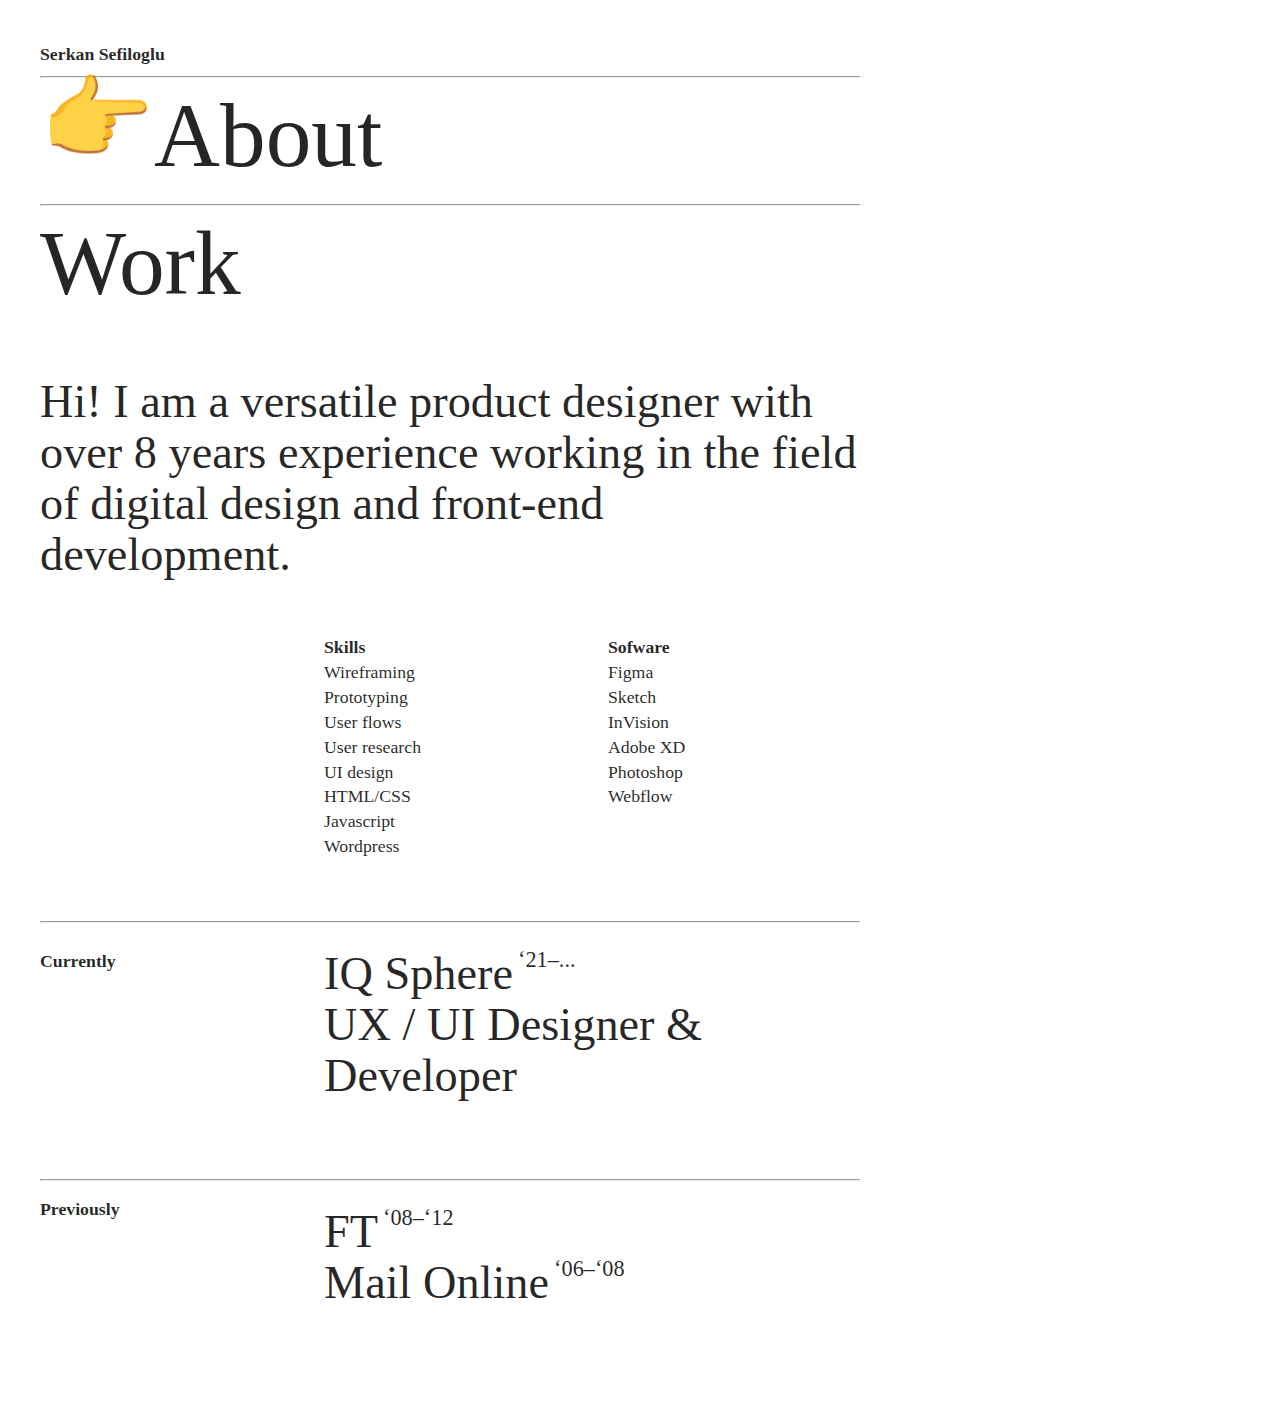
<file: index.html>
<!DOCTYPE html>
<html>
<head>
   <meta name="robots" content="noindex" />
     <link rel="stylesheet" href="styles.css">
     <link rel="shortcut icon" href="#" />
     <title>Serkan Sefiloglu | Work </title>
     <!-- Global site tag (gtag.js) - Google Analytics -->
<script async src="https://www.googletagmanager.com/gtag/js?id=G-9J8NJE9R69"></script>
<script>
  window.dataLayer = window.dataLayer || [];
  function gtag(){dataLayer.push(arguments);}
  gtag('js', new Date());

  gtag('config', 'G-9J8NJE9R69');
</script>
</head>
<body>
<style>

</style>
<div style="width: 100%">
<div class="wrapper" class="page container container_width">

      <div class="page_content clearfix">
         <div grid-row="" grid-pad="2" grid-gutter="4">
            <div class="nav" grid-col="x12" grid-pad="2">
               <a href="About" rel="history"></a><small><b><a href="https://serkanesque.github.io/portfolio/">Serkan Sefiloglu</a></b></small>
               <hr>
               <h1><a class="current" href="https://serkanesque.github.io/portfolio/" rel="history"><span style="margin-top: -16px;">&#128073;</span> About</a></h1>
               <hr>
               <h1><a href="https://serkanesque.github.io/portfolio/work">Work</a></h1>
              
            </div>
         </div>
         <br>
         <br>
         <br>
         <h2>Hi! I am a versatile product designer with over 8 years experience working in the field of digital design and front-end development. <br></h2>
         <br><br><br>
  <div grid-row="" grid-pad="2" grid-gutter="4">
   <div grid-col="x10" grid-pad="2"></div>
   <div grid-col="x10" grid-pad="2"><small><b>Skills<br>
   </b>Wireframing<br>
   Prototyping <br>
   User flows<br>
   User research<br>
   UI design <br>
   HTML/CSS<br>
   Javascript<br>
   Wordpress<br />
</small><br><br>

</div>
   <div grid-col="x10" grid-pad="2" class="">
<small><b>Sofware</b><br>
   Figma<br>
   Sketch<br>
   InVision <br>
   Adobe XD <br>
   Photoshop<br>
   Webflow<br>
</small><br>

</div></div>
      <br><br>
         <hr>

         <div grid-row="" grid-pad="2" grid-gutter="4">
            <div grid-col="4" grid-pad="2"><br><small><b>Currently</b></small></div>
            <div grid-col="8" grid-pad="2" class="">
             <br> <h2>IQ Sphere<sup>‘21–...</sup><br>
                  UX / UI Designer & <br>Developer<br><br>
               </h2>
            </div>
         </div>
         <br>
         <sup></sup>
         <hr>
         <div grid-row="" grid-pad="2" grid-gutter="4">
            <div grid-col="4" grid-pad="2"><small><b>Previously</b></small><sup></sup></div>
            <div grid-col="8" grid-pad="2" class=""><br>
               <h2>FT<sup>‘08–‘12</sup><br>
                  Mail Online<sup>‘06–‘08</sup><br><br>
                
               </h2>
    
            </div>
         </div>
         <br>
      
   
      </div>

</div>

</div>

   </body>
</html>
</file>
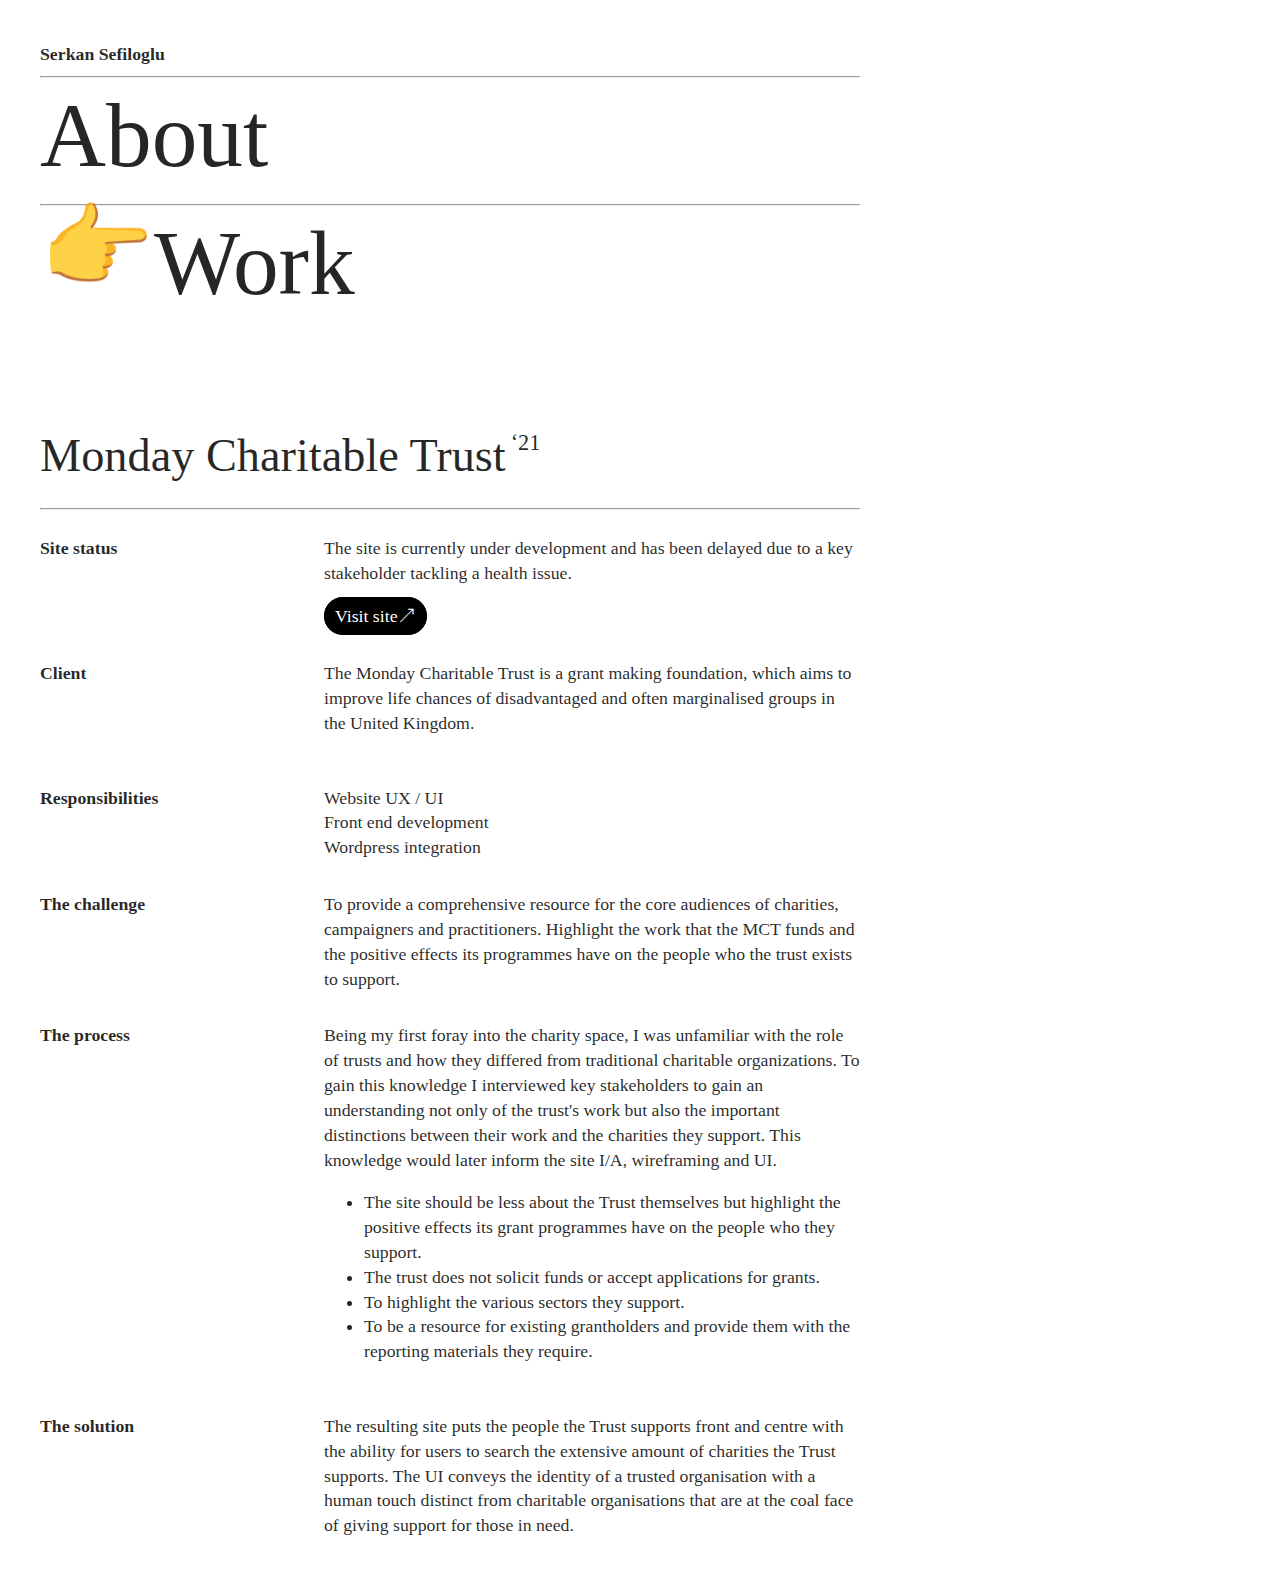
<file: work/mct/index.html>
<!DOCTYPE html>
<html>
<head>
	<meta name="robots" content="noindex" />
	<link rel="shortcut icon" href="#" />
	  <link rel="stylesheet" href="https://serkanesque.github.io/portfolio/styles.css">
</head>

<body>
<style>




</style>
<div style="width: 100%">
<div class="wrapper" class="page container container_width">
      <div class="page_content clearfix">
         <div grid-row="" grid-pad="2" grid-gutter="4">
        <div class="nav" grid-col="x12" grid-pad="2">
               <a href="https://serkanesque.github.io/portfolio/"></a><small><b><a href="https://serkanesque.github.io/portfolio/">Serkan Sefiloglu</a>  </b></small>
               <hr>
               <h1><a href="https://serkanesque.github.io/portfolio/"> About</a></h1>
               <hr>
               <h1><a href="https://serkanesque.github.io/portfolio/work"><span style="margin-top: -16px;">&#128073;</span>Work</a></h1>               
            </div>
         </div>
         <br>
         <br>
         <br>
        
         <br><br><br>
         <h2>Monday Charitable Trust<sup>‘21</sup></h2>
        <br><hr><br>

<div grid-row="" grid-pad="2" grid-gutter="4">
<div grid-col="x10" grid-pad="2">
	<small><b>Site status</b></small>
</div>
<div grid-col="8" grid-pad="2" class="">
	<small>The site is currently under development and has been delayed due to a key stakeholder tackling a health issue. </small><br><br>
<small><a class="button" href="http://mondaycharity.org.uk/wp" target="_blank">Visit site<span>&#129109;</span></a></small>
</div>
<div grid-col="x10" grid-pad="2">
	<small><b>Client</b></small>
</div>
<div grid-col="8" grid-pad="2" class="">
	<small>The Monday Charitable Trust is a grant making foundation, which aims to improve life chances of disadvantaged and often marginalised groups in the United Kingdom.</small><br><br>
</div>

<div grid-col="x10" grid-pad="2">
	<small><b>Responsibilities</b></small>
</div>
<div grid-col="8" grid-pad="2" class="">
	<small>Website UX / UI<br>
			Front end development<br>
			Wordpress integration
	</small>
</div>

<div grid-col="x10" grid-pad="2">
	<small><b>The challenge</b></small>
</div>
<div grid-col="8" grid-pad="2" class="">
	<small>To provide a comprehensive resource for the core audiences of charities, campaigners and practitioners. 
Highlight the work that the MCT funds and the positive effects its programmes have on the people who the trust exists to support.
	</small>
</div>

<div grid-col="x10" grid-pad="2">
	<small><b>The process</b></small>
</div>
<div grid-col="8" grid-pad="2" class="">
	<small>Being my first foray into the charity space, I was unfamiliar with the role of trusts and how they differed from traditional charitable organizations. To gain this knowledge I interviewed key stakeholders to gain an understanding not only of the trust's work but also the important distinctions between their work and the charities they support. This knowledge would later inform the site I/A, wireframing and UI. 	
	<ul>
	<li>The site should be less about the Trust themselves but highlight the positive effects its grant programmes have on the people who they support.</li>
	<li>The trust does not solicit funds or accept applications for grants.</li>
	<li>To highlight the various sectors they support.</li>
	<li>To be a resource for existing grantholders and provide them with the reporting materials they require.</li>
</ul>
	</small>
</div>

<div grid-col="x10" grid-pad="2">
	<small><b>The solution</b></small>
</div>
<div grid-col="8" grid-pad="2" class="">
	<small>
		The resulting site puts the people the Trust supports front and centre with the ability for users to search the extensive amount of charities the Trust supports. The UI conveys the identity of a trusted organisation with a human touch distinct from charitable organisations that are at the coal face of giving support for those in need. 
	</small>
</div>

</div>

</div>
	</body>
</html>
</file>
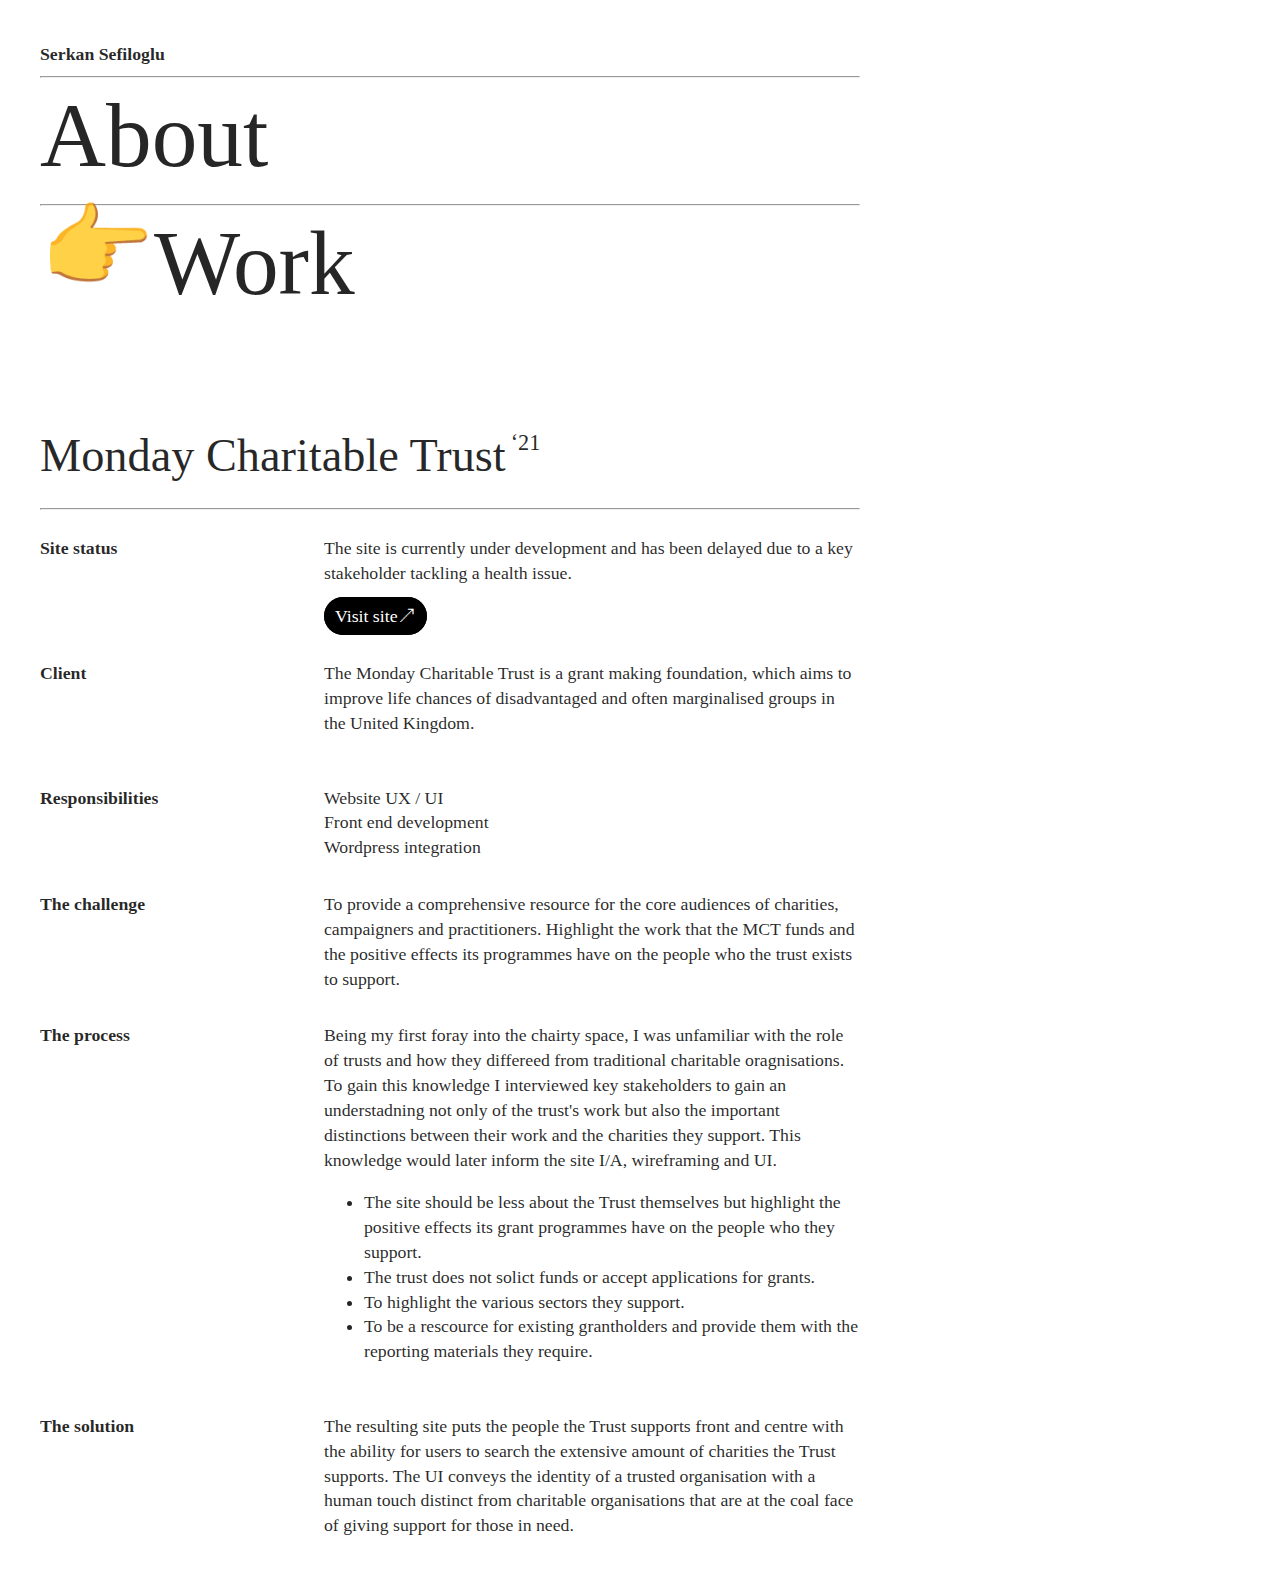
<file: mct.html>
<!DOCTYPE html>
<html>
<head>

	  <link rel="stylesheet" href="styles.css">
</head>

<body>
<style>




</style>
<div style="width: 100%">
<div class="wrapper" class="page container container_width" data-container="content" data-id="10178033">
   <bodycopy class="bodycopy content content_padding">
      <div class="page_content clearfix" data-elementresizer="" data-resize-parent="" data-ce-host="true" data-ce-model-id="10178033">
         <div grid-row="" grid-pad="2" grid-gutter="4">
            <div class="nav" grid-col="x12" grid-pad="2">
               <a href="About" rel="history"></a><small><b><a href="About" rel="history">Serkan Sefiloglu</a>  </b></small>
               <hr>
               <h1><a href="index.html" rel="history"> About</a></h1>
               <hr>
               <h1><a href="Work" rel="history"><span style="margin-top: -16px;">&#128073;</span>Work</a></h1>
              
              
            </div>
         </div>
         <br>
         <br>
         <br>
        
         <br><br><br>
         <h2><a href="http://redscout.com" target="_blank">Monday Charitable Trust<sup>‘21</sup></a></h2>
        <br><hr><br>

<div grid-row="" grid-pad="2" grid-gutter="4">
<div grid-col="x10" grid-pad="2">
	<small><b>Site status</b></small>
</div>
<div grid-col="8" grid-pad="2" class="">
	<small>The site is currently under development and has been delayed due to a key stakeholder tackling a health issue. </small><br><br>
<small><a class="button" href="http://mondaycharity.org.uk/wp" target="_blank">Visit site<span>&#129109;</span></a></small>
</div>
<div grid-col="x10" grid-pad="2">
	<small><b>Client</b></small>
</div>
<div grid-col="8" grid-pad="2" class="">
	<small>The Monday Charitable Trust is a grant making foundation, which aims to improve life chances of disadvantaged and often marginalised groups in the United Kingdom.</small><br><br>
</div>

<div grid-col="x10" grid-pad="2">
	<small><b>Responsibilities</b></small>
</div>
<div grid-col="8" grid-pad="2" class="">
	<small>Website UX / UI<br>
			Front end development<br>
			Wordpress integration
	</small>
</div>

<div grid-col="x10" grid-pad="2">
	<small><b>The challenge</b></small>
</div>
<div grid-col="8" grid-pad="2" class="">
	<small>To provide a comprehensive resource for the core audiences of charities, campaigners and practitioners. 
Highlight the work that the MCT funds and the positive effects its programmes have on the people who the trust exists to support.
	</small>
</div>

<div grid-col="x10" grid-pad="2">
	<small><b>The process</b></small>
</div>
<div grid-col="8" grid-pad="2" class="">
	<small>Being my first foray into the chairty space, I was unfamiliar with the role of trusts and how they differeed from traditional charitable oragnisations. To gain this knowledge I interviewed key stakeholders to gain an understadning not only of the trust's work but also the important distinctions between their work and the charities they support. This knowledge would later inform the site I/A, wireframing and UI. 	
	<ul>
	<li>The site should be less about the Trust themselves but highlight the positive effects its grant programmes have on the people who they support.</li>
	<li>The trust does not solict funds or accept applications for grants.</li>
	<li>To highlight the various sectors they support.</li>
	<li>To be a rescource for existing grantholders and provide them with the reporting materials they require.</li>
</ul>

	</small>



</div>

<div grid-col="x10" grid-pad="2">
	<small><b>The solution</b></small>
</div>
<div grid-col="8" grid-pad="2" class="">
	<small>
		The resulting site puts the people the Trust supports front and centre with the ability for users to search the extensive amount of charities the Trust supports. The UI conveys the identity of a trusted organisation with a human touch distinct from charitable organisations that are at the coal face of giving support for those in need. 
	</small>
</div>

   </bodycopy>
</div>

</div>
	</body>
</html>
</file>
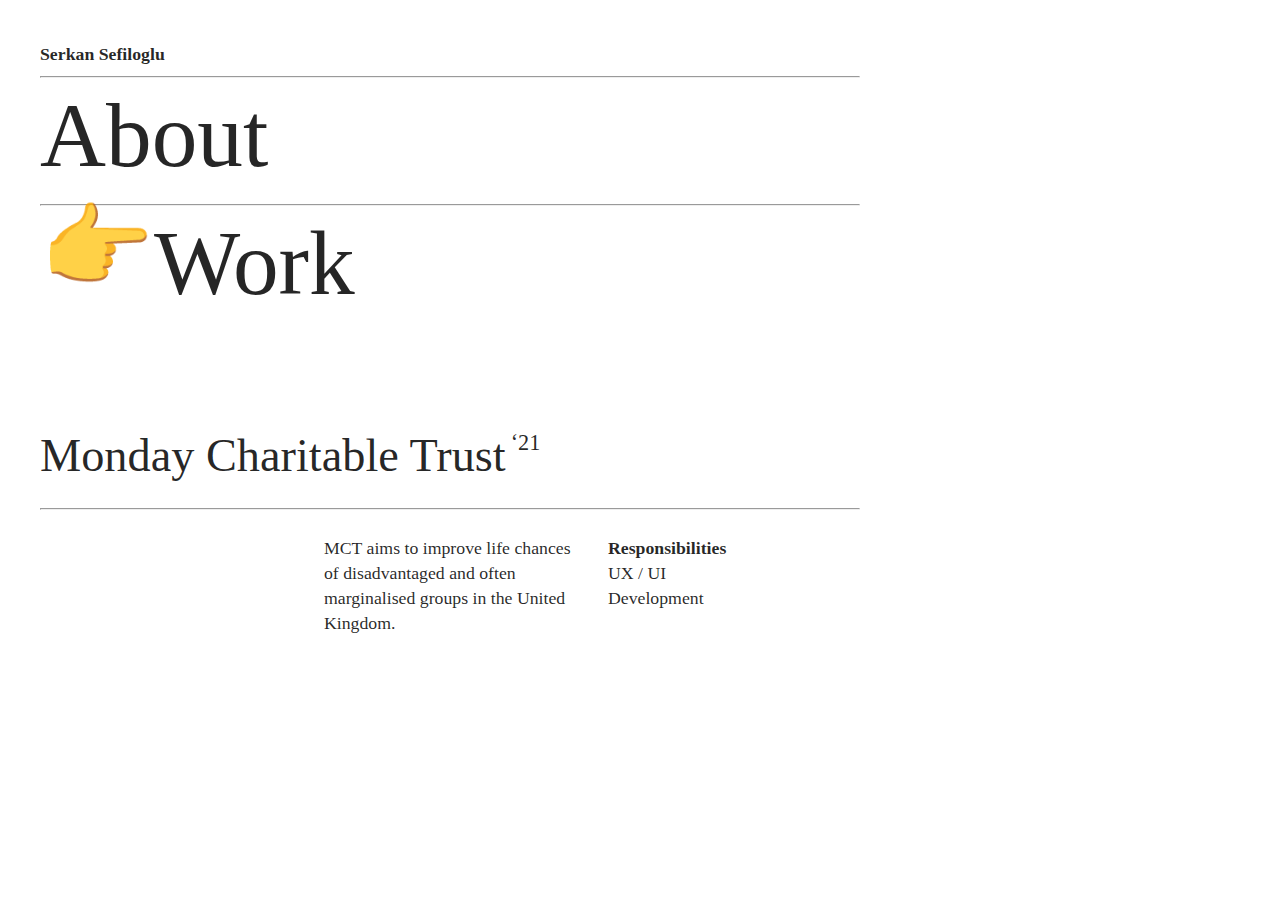
<file: work.html>
<!DOCTYPE html>
<html>
<head>

	  <link rel="stylesheet" href="styles.css">
</head>

<body>
<style>




</style>
<div style="width: 100%">
<div class="wrapper" class="page container container_width" data-container="content" data-id="10178033">
   <bodycopy class="bodycopy content content_padding">
      <div class="page_content clearfix" data-elementresizer="" data-resize-parent="" data-ce-host="true" data-ce-model-id="10178033">
         <div grid-row="" grid-pad="2" grid-gutter="4">
            <div class="nav" grid-col="x12" grid-pad="2">
               <a href="About" rel="history"></a><small><b><a href="About" rel="history">Serkan Sefiloglu</a>  </b></small>
               <hr>
               <h1><a href="index.html" rel="history"> About</a></h1>
               <hr>
               <h1><a href="Work" rel="history"><span style="margin-top: -16px;">&#128073;</span>Work</a></h1>
               
            </div>
         </div>
         <br>
         <br>
         <br>
        
         <br><br><br>
         <h2><a class="underline" href="mct.html" target="_blank">Monday Charitable Trust<sup>‘21</sup></a></h2>
        <br><hr><br>
<div grid-row="" grid-pad="2" grid-gutter="4">
	<div grid-col="x10" grid-pad="2"></div>
	<div grid-col="x10" grid-pad="2"><small>MCT aims to improve life chances of disadvantaged and often marginalised groups in the United Kingdom.</small></div>
	<div grid-col="x10" grid-pad="2"><small><b>Responsibilities<br>
	</b>UX / UI<br>
Development</small><br>
</div>
      </div>
            <br><br><br>
           <!-- <h2><a href="" target="_blank">ADC Themes<sup>‘21</sup></a></h2>
        <br><hr><br>
     
<div grid-row="" grid-pad="2" grid-gutter="4">
	<div grid-col="x10" grid-pad="2"></div>
	<div grid-col="x10" grid-pad="2"><small>Building a new identity for a company that creates ideas worth fighting for.</small></div>
	<div grid-col="x10" grid-pad="2"><small><b>Responsibilities<br></b>Brand Identity <br>
Art Direction <br>
Website Design</small><br>
</div>
      </div>   
               <br><br><br>
         <h2><a href="" target="_blank">FT app<sup>‘12</sup></a></h2>
        <br><hr><br>
<div grid-row="" grid-pad="2" grid-gutter="4">
	<div grid-col="x10" grid-pad="2"></div>
	<div grid-col="x10" grid-pad="2"><small>Building a new identity for a company that creates ideas worth fighting for.</small></div>
	<div grid-col="x10" grid-pad="2"><small><b>Responsibilities<br></b>Brand Identity <br>
Art Direction <br>
Website Design</small><br>
</div>
      </div>
    -->
   </bodycopy>
</div>

</div>
	</body>
</html>
</file>
<file: styles.css>
[grid-row] {
	align-items: flex-start;
	box-sizing: border-box;
	display: -webkit-box;
	display: -webkit-flex;
	display: -ms-flexbox;
	display: flex;
	-webkit-flex-wrap: wrap;
	-ms-flex-wrap: wrap;
	flex-wrap: wrap
}

[grid-col] {
	box-sizing: border-box
}

[grid-col=auto] {
	-webkit-box-flex: 1;
	-webkit-flex: 1;
	-ms-flex: 1;
	flex: 1
}

[grid-col=x12] {
	width: 100%
}

[grid-col=x11] {
	width: 50%
}

[grid-col=x10] {
	width: 33.33%
}

[grid-col=x9] {
	width: 25%
}

[grid-col=x8] {
	width: 20%
}

[grid-col=x7] {
	width: 16.666666667%
}

[grid-col=x6] {
	width: 14.285714286%
}

[grid-col=x5] {
	width: 12.5%
}

[grid-col=x4] {
	width: 11.111111111%
}

[grid-col=x3] {
	width: 10%
}

[grid-col=x2] {
	width: 9.090909091%
}

[grid-col=x1] {
	width: 8.333333333%
}

[grid-col="1"] {
	width: 8.33333%
}

[grid-col="2"] {
	width: 16.66667%
}

[grid-col="3"] {
	width: 25%
}

[grid-col="4"] {
	width: 33.33333%
}

[grid-col="5"] {
	width: 41.66667%
}

[grid-col="6"] {
	width: 50%
}

[grid-col="7"] {
	width: 58.33333%
}

[grid-col="8"] {
	width: 66.66667%
}

[grid-col="9"] {
	width: 75%
}

[grid-col="10"] {
	width: 83.33333%
}

[grid-col="11"] {
	width: 91.66667%
}

[grid-col="12"] {
	width: 100%
}

body.mobile [grid-responsive] [grid-col] {
	width: 100%;
	-webkit-box-flex: none;
	-webkit-flex: none;
	-ms-flex: none;
	flex: none
}


[grid-pad="0"] {
	padding: 0
}

[grid-pad="0.25"] {
	padding: .125rem
}

[grid-pad="0.5"] {
	padding: .25rem
}

[grid-pad="0.75"] {
	padding: .375rem
}

[grid-pad="1"] {
	padding: .5rem
}

[grid-pad="1.25"] {
	padding: .625rem
}

[grid-pad="1.5"] {
	padding: .75rem
}

[grid-pad="1.75"] {
	padding: .875rem
}

[grid-pad="2"] {
	padding: 1rem
}

[grid-pad="2.5"] {
	padding: 1.25rem
}

[grid-pad="3"] {
	padding: 1.5rem
}

[grid-pad="3.5"] {
	padding: 1.75rem
}

[grid-pad="4"] {
	padding: 2rem
}

[grid-pad="5"] {
	padding: 2.5rem
}

[grid-pad="6"] {
	padding: 3rem
}

[grid-pad="7"] {
	padding: 3.5rem
}

[grid-pad="8"] {
	padding: 4rem
}

[grid-pad="9"] {
	padding: 4.5rem
}

[grid-pad="10"] {
	padding: 5rem
}

[grid-gutter="0"] {
	margin: 0
}

[grid-gutter="0.5"] {
	margin: -.25rem
}

[grid-gutter="1"] {
	margin: -.5rem
}

[grid-gutter="1.5"] {
	margin: -.75rem
}

[grid-gutter="2"] {
	margin: -1rem
}

[grid-gutter="2.5"] {
	margin: -1.25rem
}

[grid-gutter="3"] {
	margin: -1.5rem
}

[grid-gutter="3.5"] {
	margin: -1.75rem
}

[grid-gutter="4"] {
	margin: -2rem
}

[grid-gutter="5"] {
	margin: -2.5rem
}

[grid-gutter="6"] {
	margin: -3rem
}

[grid-gutter="7"] {
	margin: -3.5rem
}

[grid-gutter="8"] {
	margin: -4rem
}

[grid-gutter="10"] {
	margin: -5rem
}

[grid-gutter="12"] {
	margin: -6rem
}

[grid-gutter="14"] {
	margin: -7rem
}

[grid-gutter="16"] {
	margin: -8rem
}

[grid-gutter="18"] {
	margin: -9rem
}

[grid-gutter="20"] {
	margin: -10rem
}

h1 {
    font-family: "Space Grotesk", Icons;
    font-style: normal;
    font-weight: 400;
    padding: 0;
    margin: 0;
	font-size: calc(65px + (100 - 65) * ((100vw - 300px) / (1600 - 300)));
    line-height: 1.1;
    color: rgba(0, 0, 0, 0.85);
}

h2 {
    font-family: "Space Grotesk", Icons;
    font-style: normal;
    font-weight: 400;
    padding: 0;
    margin: 0;
    color: rgba(0, 0, 0, 0.85);
	font-size: calc(32px + (51 - 32) * ((100vw - 300px) / (1600 - 300)));
    line-height: 1.1;
}
small {
    display: inline-block;
 	font-size: calc(17px + (18 - 17) * ((100vw - 300px) / (1600 - 300)));
    line-height: 1.4;
    font-family: "Space Grotesk", Icons;
    font-style: normal;
    font-weight: 400;
    color: rgba(0, 0, 0, 0.85);
}
a {
	    color: rgba(0, 0, 0, 0.85);
    padding-bottom: 0.1em;
    border-bottom: 0.0em solid rgba(127, 127, 127, 0.2);
    text-decoration: none;
      
}
.nav a {
	  display: flex;

}
.nav a:hover {
	   text-decoration: underline;

}
.nav a.current {
	  text-decoration: none;
}
sup {
	 	font-size: calc(17px + (24 - 17) * ((100vw - 300px) / (1600 - 300)));
	 	    top: -5px;
    position: relative;
    left:5px;
}
.wrapper {	 
	width: 900px; 
	padding: 40px;
	box-sizing: border-box;
}
@media only screen and (max-width: 900px) {
.wrapper {	 
	width: 100%; 

}
}

body { margin: 0; }

.button {
	border: 1px solid #000;
	border-radius: 50px;
	padding: 8px 10px;
	background-color: black;
	color: #fff;
}

.button:hover {
	text-decoration: underline;
}

.underline:hover {
		text-decoration: underline;
}
.underline-1 {
	text-decoration: underline;
}
</file>
